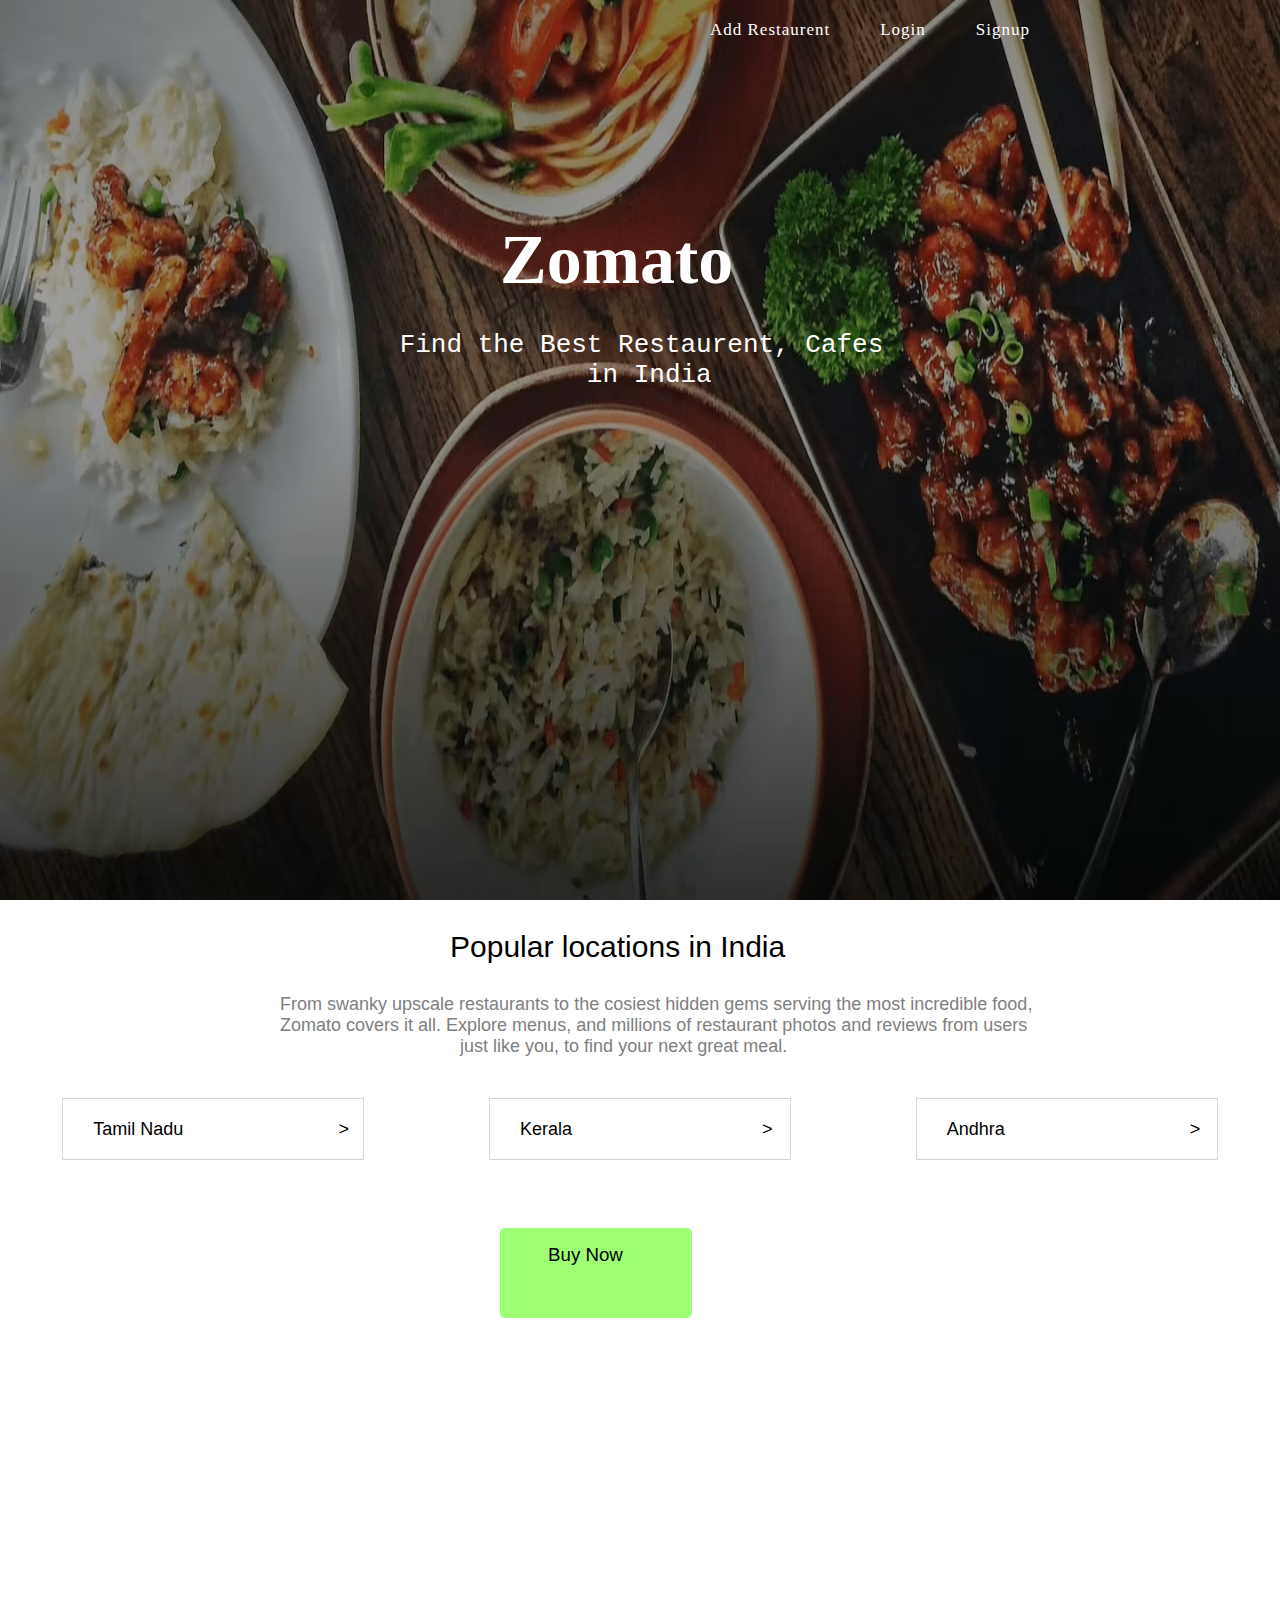
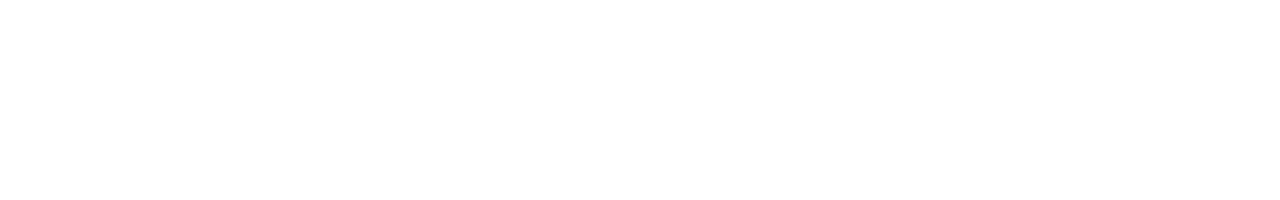
<file: zomato/index.html>
<!DOCTYPE html>
<html lang="en">
<head>
    <meta charset="UTF-8">
    <meta name="viewport" content="width=device-width, initial-scale=1.0">
    <link rel="stylesheet" type="text/css" href="style.css">
    <title>Zomato - The Online Restaurent</title>
    <link rel="icon" type="image/x-icon" href="images/Zomato_logo.png">

</head>
<body>
    <div class="container">
        <div class="upper">
            <img src="images/logo.png">
            <ul>
                <li>Add Restaurent</li>
                <li>Login</li>
                <li>Signup</li>
            </ul>
            <h1>Zomato</h1>
            <pre>
                Find the Best Restaurent, Cafes 
                            in India
            </pre>
        </div>
        <div class="lower">
            <h2>Popular locations in India</h2>
            <pre>
                From swanky upscale restaurants to the cosiest hidden gems serving the most incredible food,
                Zomato covers it all. Explore menus, and millions of restaurant photos and reviews from users
                                                    just like you, to find your next great meal.
            </pre>
            <div class="locations">
                <a href="#"><div id="first"><pre>Tamil Nadu                               ></pre></div></a>
                <a href="#"><div id="second"><pre>Kerala                                      ></pre></div></a>
                <a href="#"><div id="third"><pre>Andhra                                     ></pre></div></a>
            </div>
            <div class="buy">
                <a href="order.html"><h3 class="buy-now">Buy Now</h3></a>
            </div>
        </div>
        
    </div>
</body>
</html>
</file>
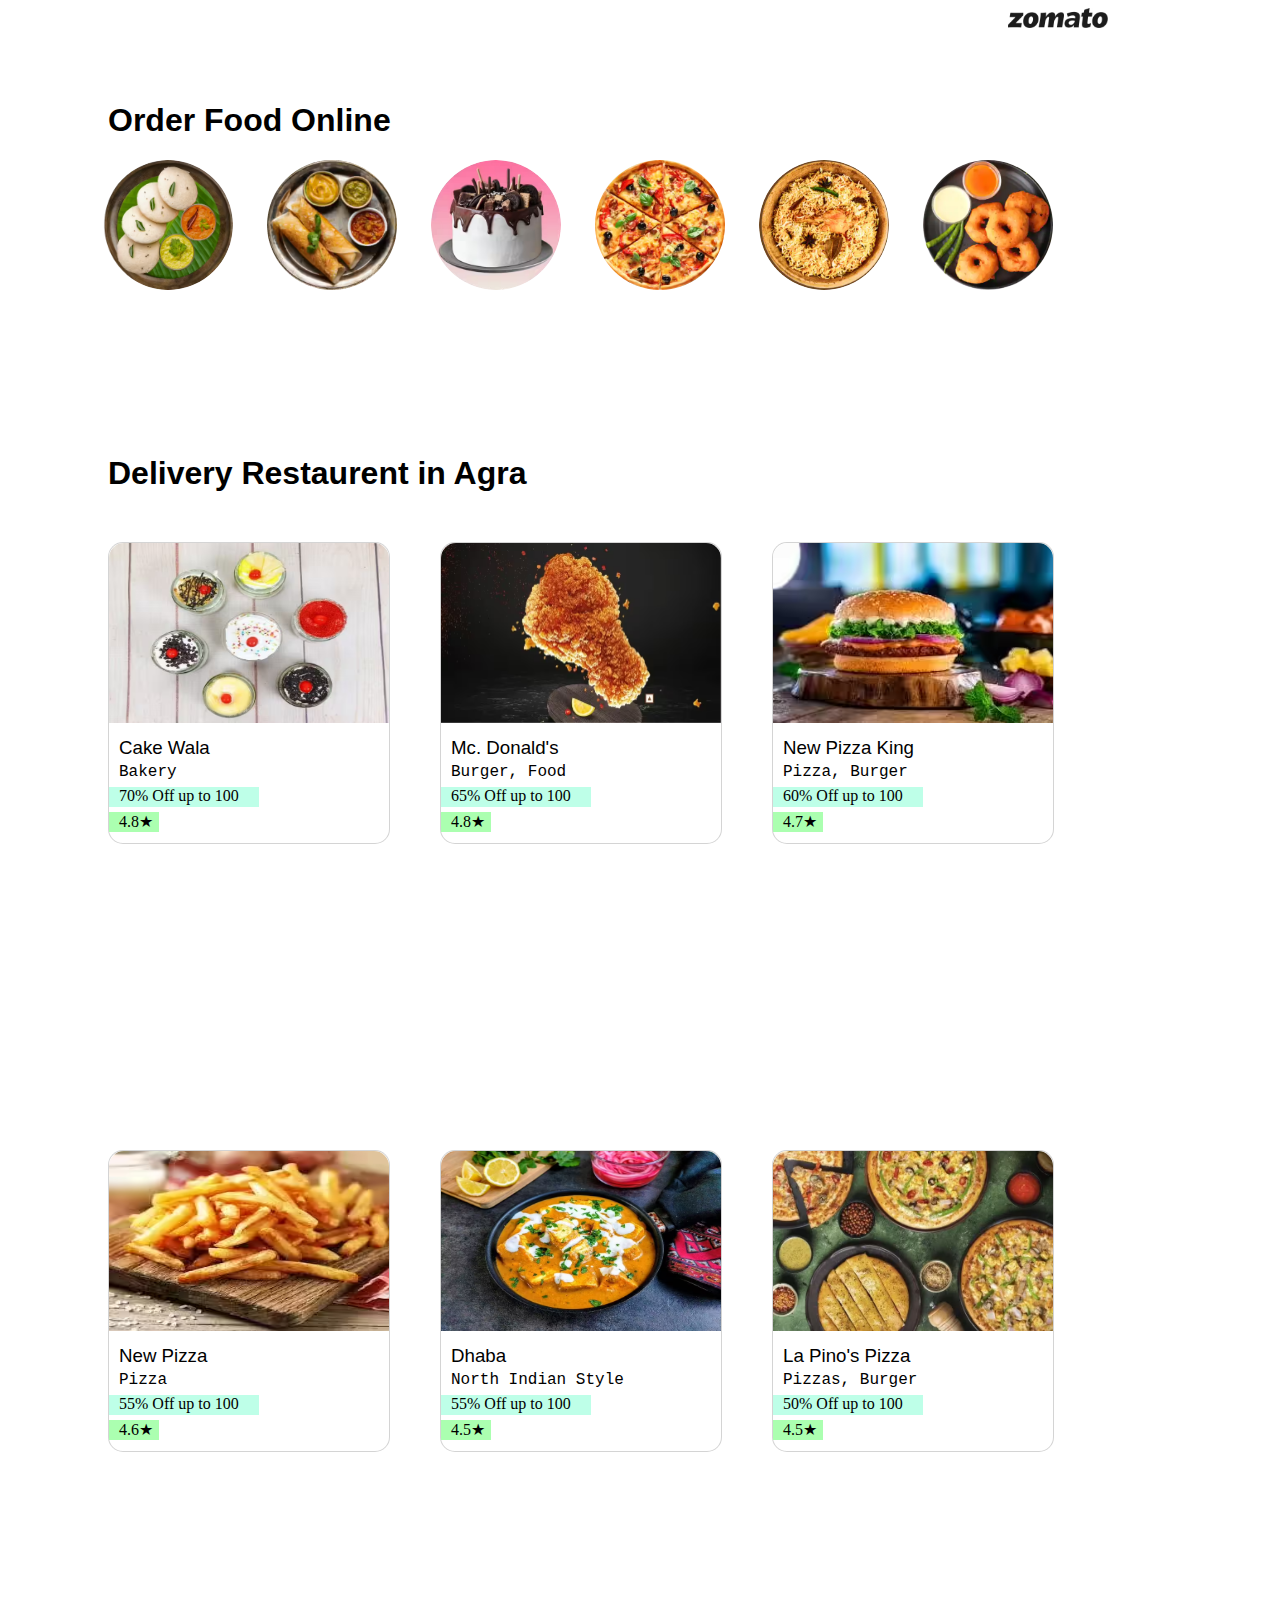
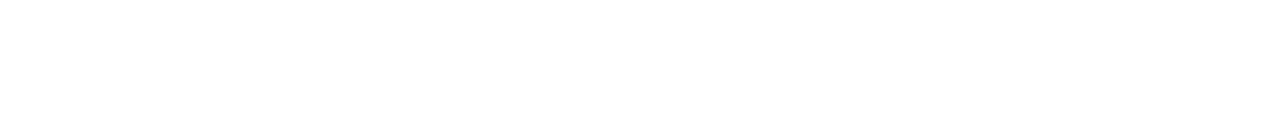
<file: zomato/order-online.html>
<!DOCTYPE html>
<html lang="en">
<head>
    <meta charset="UTF-8">
    <meta name="viewport" content="width=device-width, initial-scale=1.0">
    <title>Zomato-Order Online</title>
    <link href="order-online.css" type="text/css" rel="stylesheet">
    <link rel="icon" type="image/x-icon" href="images/Zomato_logo.png">
</head>
<body >
    <img src="images/zomato-bg.avif" style="width: 100px; height: 20px;margin-left: 1000px;">
    <h1 style="margin-left: 100px; margin-top: 70px;">Order Food Online</h1>
    <div class="first">
        <a href="#"><img src="images/idly.avif" class="img-list-first"></a>
        <a href="#"><img src="images/dosa.avif" class="img-list-first"></a>
        <a href="#"><img src="images/cakes.avif" class="img-list-first"></a>
        <a href="#"><img src="images/pizza2.avif" class="img-list-first"></a>
        <a href="#"><img src="images/biriyani2.webp" class="img-list-first"></a>
        <a href="#"><img src="images/vada.webp" class="img-list-first"></a>
    </div>
    <h1  style="margin-left: 100px; margin-top: 70px;">Delivery Restaurent in Agra</h1>
    <div class="container">
        <div class="food1" >
            <a href="order-online.html"><img src="images/cake.avif" width="100%" height="60%"  class="list-img"></a>
            <h3 class="title">Cake Wala</h3>
            <p class="para">Bakery</p>
            <div class="offer">70% Off up to 100</div>
            <div class="rating">4.8&#x2605;</div>
        </div>
        
        <div class="food2">
            <a href="order-online.html"><img src="images/donald.avif" width="100%" height="60%"  class="list-img"></a>
            <h3 class="title">Mc. Donald's</h3>
            <p class="para">Burger, Food</p>
            <div class="offer">65% Off up to 100</div>
            <div class="rating">4.8&#x2605;</div>
        </div>
        <div class="food3">
            <a href="order-online.html"><img src="images/pizza.avif" width="100%" height="60%"  class="list-img"></a>
            <h3 class="title">New Pizza King</h3>
            <p class="para">Pizza, Burger</p>
            <div class="offer">60% Off up to 100</div>
            <div class="rating">4.7&#x2605;</div>
        </div>
    </div>
    <div class="container2">
        <div class="food1" >
            <a href="order-online.html"><img src="images/newpizza.avif" width="100%" height="60%"  class="list-img"></a>
            <h3 class="title">New Pizza</h3>
            <p class="para">Pizza</p>
            <div class="offer">55% Off up to 100</div>
            <div class="rating">4.6&#x2605;</div>
        </div>
        <div class="food2">
            <a href="order-online.html"><img src="images/dhaba.avif" width="100%" height="60%"  class="list-img"></a>
            <h3 class="title">Dhaba</h3>
            <p class="para">North Indian Style</p>
            <div class="offer">55% Off up to 100</div>
            <div class="rating">4.5&#x2605;</div>
        </div>
        <div class="food3">
            <a href="order-online.html"><img src="images/lapizza.avif" width="100%" height="60%"  class="list-img"></a>
            <h3 class="title">La Pino's Pizza</h3>
            <p class="para">Pizzas, Burger</p>
            <div class="offer">50% Off up to 100</div>
            <div class="rating">4.5&#x2605;</div>
        </div>
    </div>
</body>
</html>
</file>
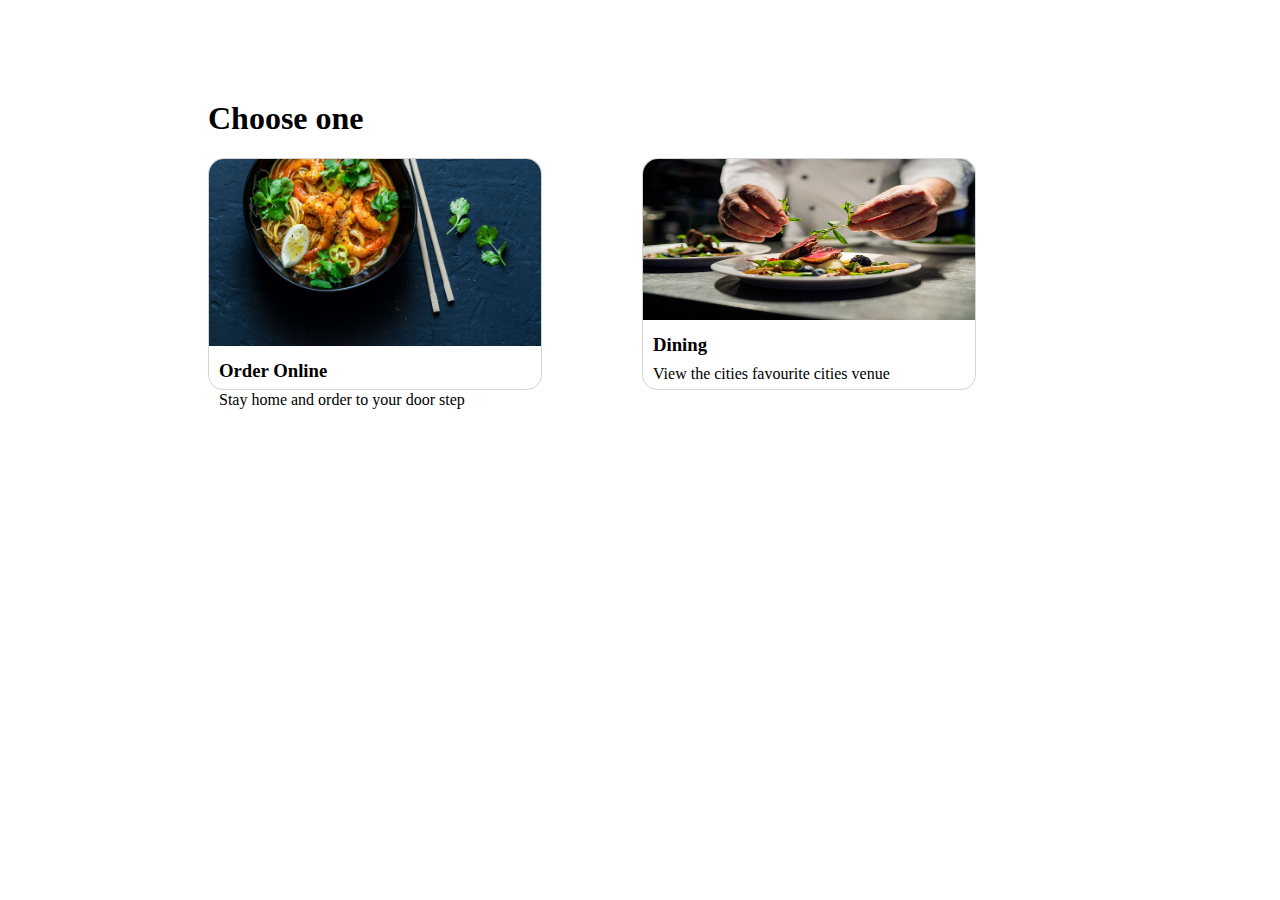
<file: zomato/order.html>
<!DOCTYPE html>
<html lang="en">
<head>
    <meta charset="UTF-8">
    <meta name="viewport" content="width=device-width, initial-scale=1.0">
    <title>Zomato - Choose one</title>
    <link rel="stylesheet" type="text/css" href="order.css">
    <link rel="icon" type="image/x-icon" href="images/Zomato_logo.png">
</head>
<body>
    <h1 style="margin-left: 200px; margin-top: 100px;">Choose one</h1>
    <div class="container">
        <div class="online" >
            <a href="order-online.html"><img src="images/food1.jpg" width="100%" ;height="70%" ;border-radius="10px";></a>
            <h3 class="title">Order Online</h3>
            <p class="para">Stay home and order to your door step</p>
        </div>
        <div class="dining">
            <a href="order-online.html"><img src="images/food2.jpg" width="100%" height="70%"></a>
            <h3 class="title">Dining</h3>
            <p class="para">View the cities favourite cities venue</p>
        </div>
    </div>
</body>
</html>
</file>
<file: zomato/style.css>
*{
    margin: 0px;
}
.container
{
    height: 200vh;
    width: 100vw;
    background-color: yellow;
}

.upper
{
    height: 100vh;
    width: 100vw;
    background-color: green;
}

.lower
{
    height: 100vh;
    width: 100vw;
    background-color: white  ;
}

img{
    height: 100vh;
    width: 100vw;
    position: absolute;
}

ul{
    position: relative;
    display: flex;
    list-style-type: none;
    float: right;
    margin-right: 200px;
    margin-top: 20px;
}
li{
    color: white;
    margin-right: 50px;
    font-size: 17px;
    letter-spacing: 1px;
}
h1,.upper pre{
    color: white;
    position: relative;
}

h1{
    padding-top: 220px;
    padding-left: 500px;
    font-size: 70px;
}
.upper pre{
    padding-top: 30px;
    padding-left: 150px;
    font-size: xx-large;
}

.lower{
    position: absolute;
}

.lower h2{
    padding-left: 450px;
    padding-top: 30px;
    font-size: 30px;
    font-weight: 100;
    font-family: 'Gill Sans', 'Gill Sans MT', Calibri, 'Trebuchet MS', sans-serif;
}

.lower pre{
    position: relative;
    font-size:large;
    padding-top: 30px;
    font-family:'Gill Sans', 'Gill Sans MT', Calibri, 'Trebuchet MS', sans-serif;
    padding-left: 200px;
    color: grey;
}

.locations
{
    height: 100px;
    width: 100vw;
    background-color: white;
    display: flex;
    justify-content: space-around;
}

.locations #first , #second , #third
{
    margin-top: 20px;
    height: 60px;
    width: 300px;
    background-color: white;
    border: 1px rgb(218, 213, 213) solid;
}

.locations pre{
    color: black;
    margin-left: -170px;
    margin-top: -10px;
}

.locations a{
    text-decoration: none;
}

.lower a {
    position: relative;
    color: green;
}

.buy
{
    position: relative;
  
    background-color: rgba(77, 255, 0, 0.548);
    width: 15vw;
    height: 10vh;
    margin-left: 500px;
    margin-top: 50px;
    border-radius: 5px;
}

.buy-now
{
    padding-left: 3rem;
    padding-top: 1rem;
    color: black;
    font-family:'Gill Sans', 'Gill Sans MT', Calibri, 'Trebuchet MS', sans-serif;
    font-weight: 200;
}
a{
    text-decoration: none;
}

.buy:hover{
    background-color: rgb(77, 255, 0);
 
}

.buy-now:hover{
    color: rgb(0, 0, 0);
}
</file>
<file: zomato/order-online.css>
.first
{
    width: 90vw;
    height: 25vh;
    margin-left: 65px;
}
.img-list-first
{
    height: 130px;
    width: 130px;
    border-radius: 50% ;
    margin-left: 30px;
}
.container,.container2
{
    height: 62vh;
    width: 90vw;
    border-radius: 15px;
    display: flex;
    background-color: white;
    margin-left: 100px;
    margin-top: 50px;
}
.container2{
    margin-top: 50px;
}
.offer
{
    background-color: rgb(190, 255, 232);
    height: 20px;
    width: 140px;
    padding-left: 10px;
    margin-top: -10px;
    color: black;
}
.rating
{
    background-color: rgb(171, 255, 176);
    height: 20px;
    width: 40px;
    padding-left: 10px;
    margin-top: 5px;
    color: black;
}
.food1
{
    height: 300px;
    width:280px;
    margin-right: 50px;
    border-radius: 15px;
    border: 1px solid rgba(0, 0, 0, 0.167);
    background-color: white;
}
.food1:hover,.food2:hover,.food3:hover{
    background-color: rgba(227, 227, 227, 0.55);
}
.list-img{
    border-top-left-radius: 15px;
    border-top-right-radius: 15px;
}
.food2
{
    height: 300px;
    width:280px;
    margin-right: 50px;
    border-radius: 15px;
    border: 1px solid rgba(0, 0, 0, 0.167);
    background-color: white;
}
.food3
{
    height: 300px;
    width:280px;
    margin-right: 50px;
    border-radius: 15px;
    border: 1px solid rgba(0, 0, 0, 0.167);
    background-color: white;
}
.title
{
    margin-top: 10px;
    margin-left: 10px;
    font-family: 'Franklin Gothic Medium', 'Arial Narrow', Arial, sans-serif;
    font-weight: 100;
}

.para
{
    margin-top: -15px;
    margin-left: 10px;
    font-family: 'Courier New', Courier, monospace;
}

h1{
    font-family:'Gill Sans', 'Gill Sans MT', Calibri, 'Trebuchet MS', sans-serif;
}
</file>
<file: zomato/order.css>
.container
{
    height: 42vh;
    width: 60vw;
    margin-top: 0px;
    margin-left: 200px;
    border-radius: 15px;
    display: flex;
}

.online
{
    height: 230px;
    width:50%;
    margin-right: 100px;
    border-radius: 15px;
    border: 1px solid rgba(0, 0, 0, 0.167);
}
.online:hover,.dining:hover{
    background-color: rgb(227, 227, 227);
}
img{
    border-top-left-radius: 15px;
    border-top-right-radius: 15px;
}
.dining
{
    height: 230px;
    width: 50%  ;
    border-radius: 15px;
    border: 1px solid rgba(0, 0, 0, 0.167);
}

.title
{
    margin-top: 10px;
    margin-left: 10px;
}

.para
{
    margin-top: -10px;
    margin-left: 10px;
}
</file>
